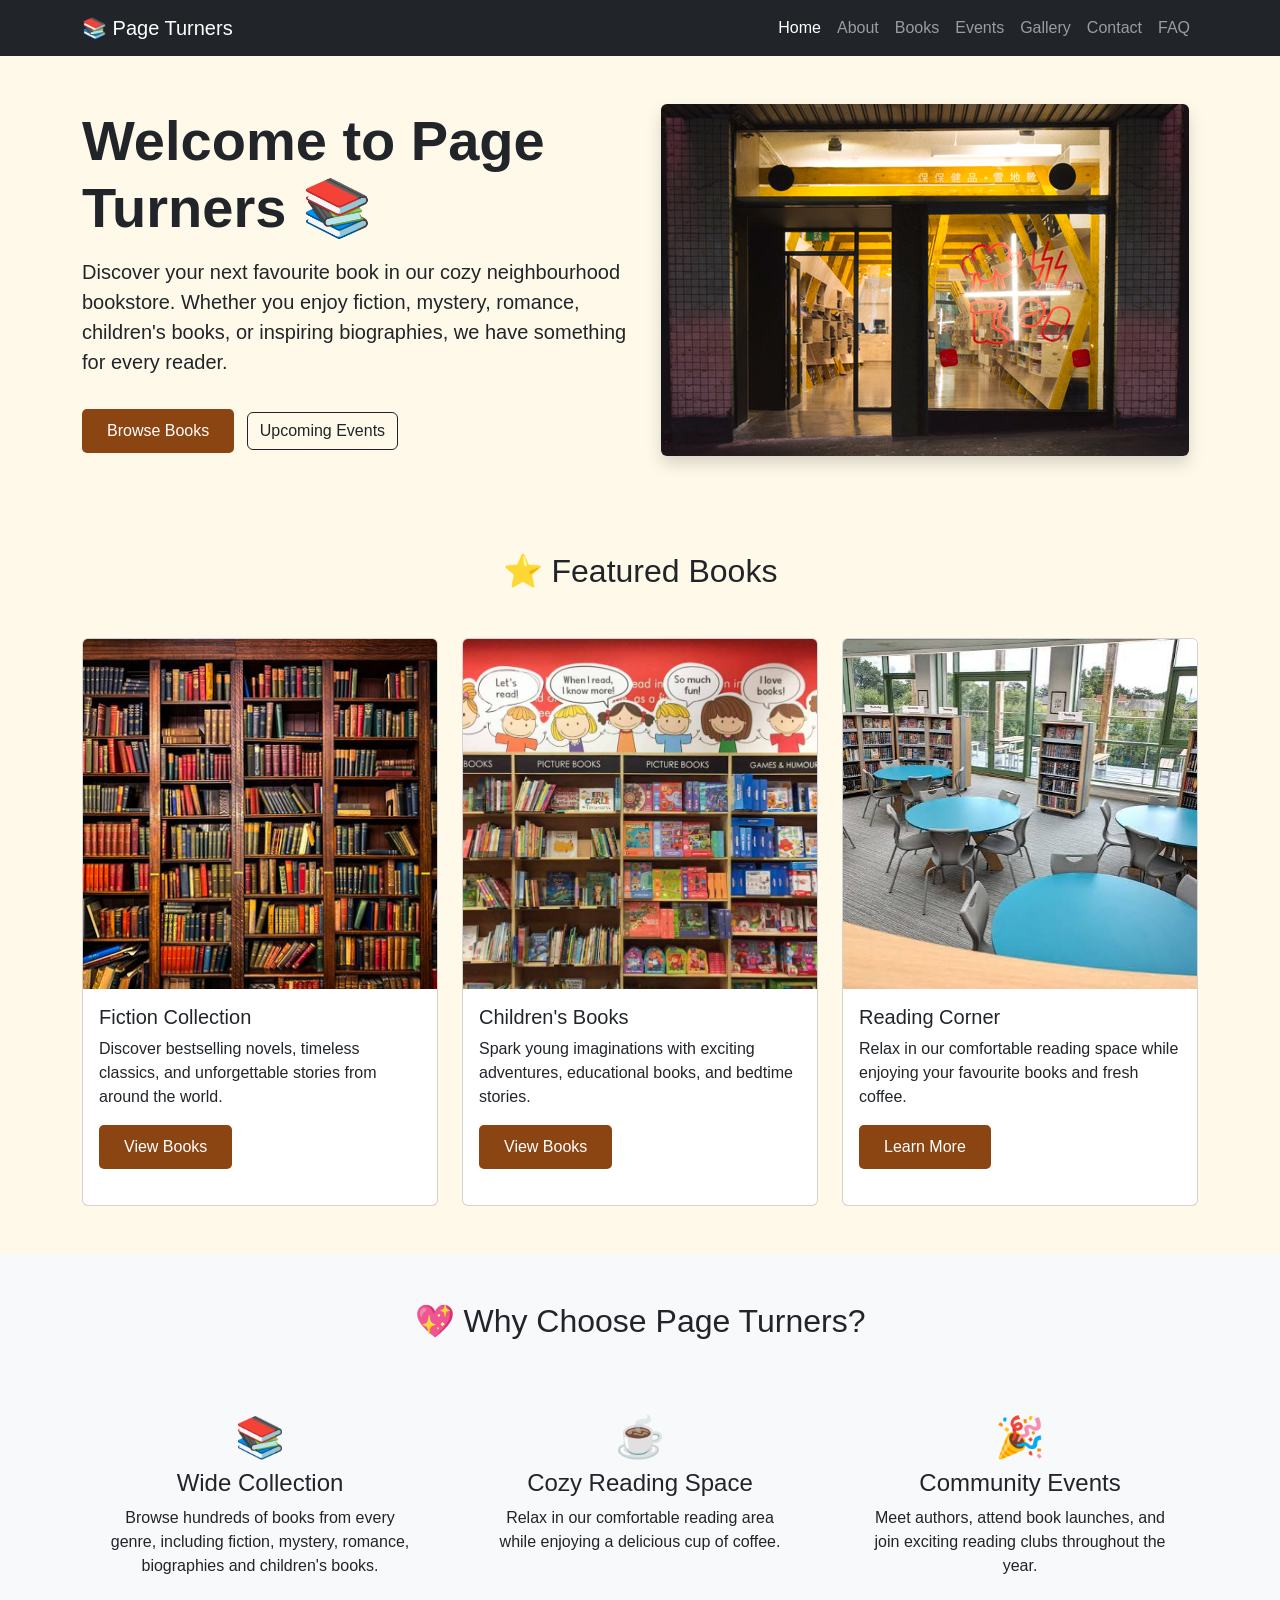
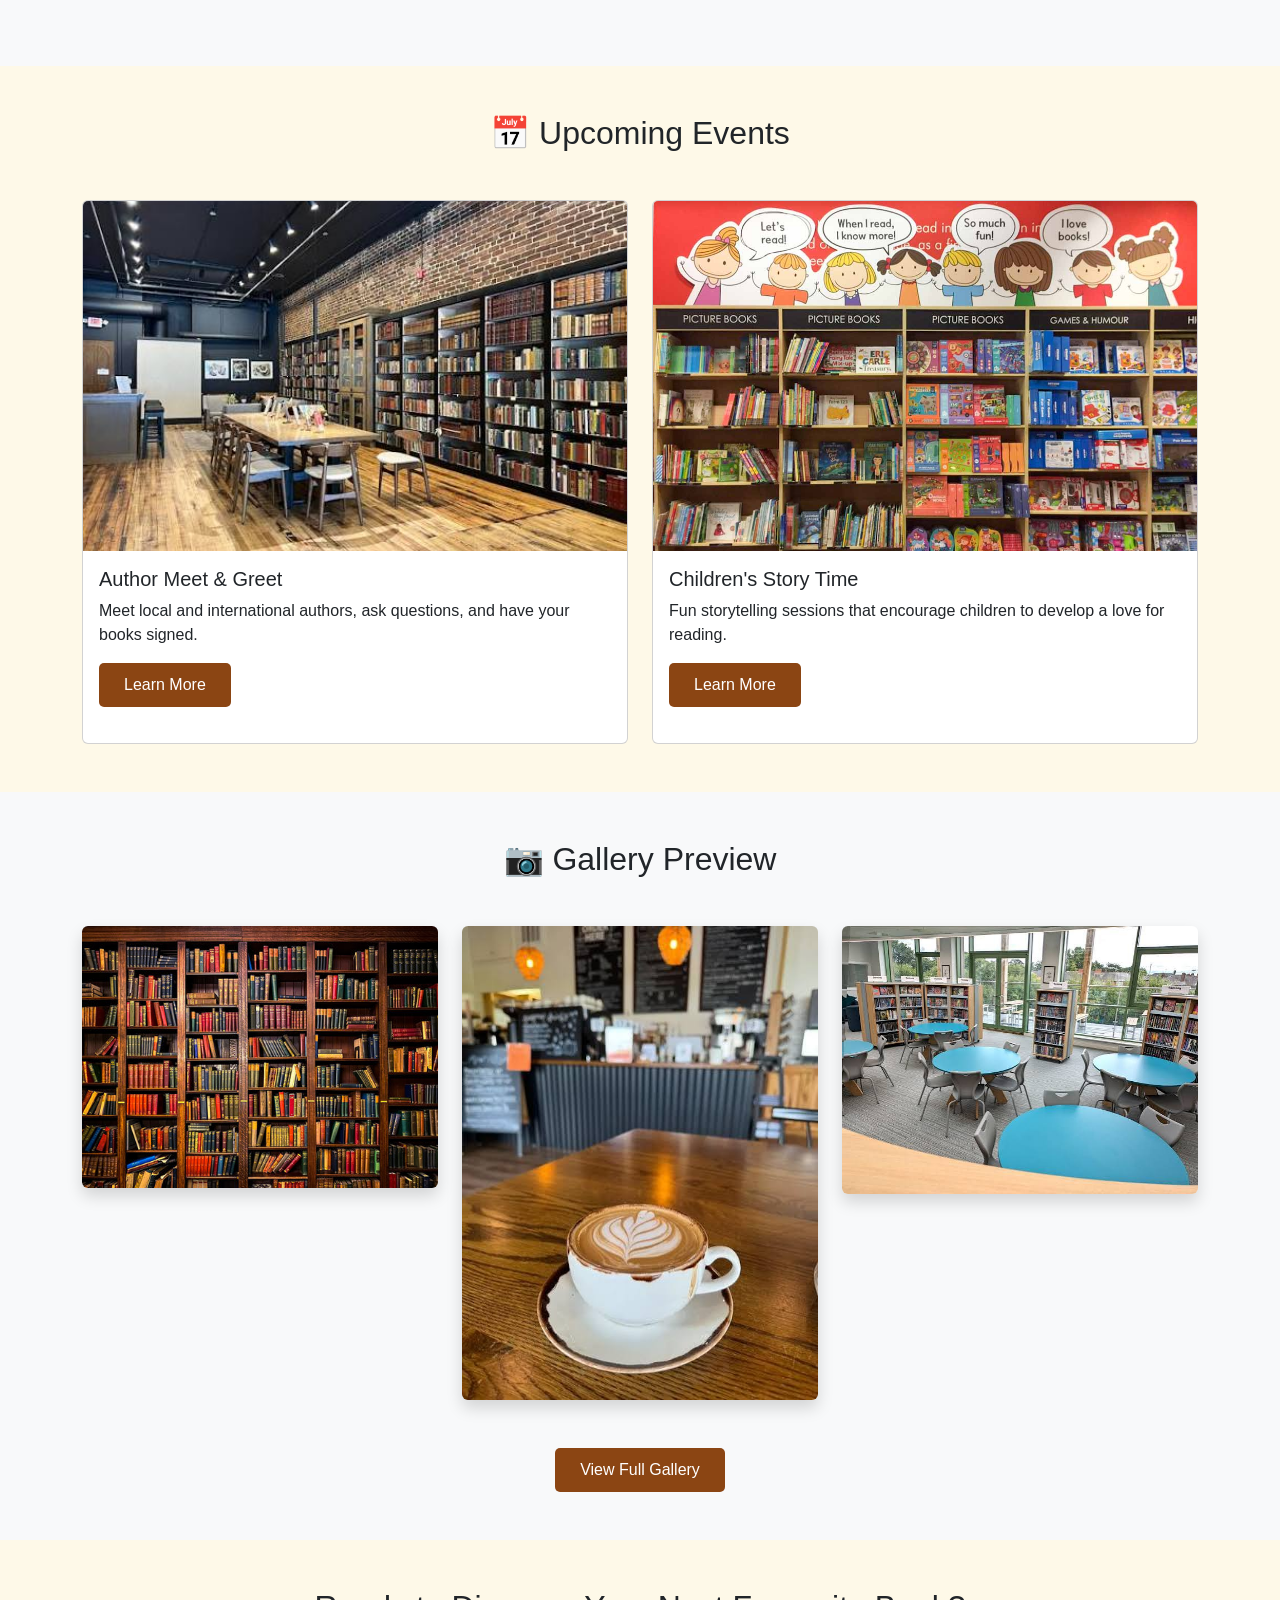
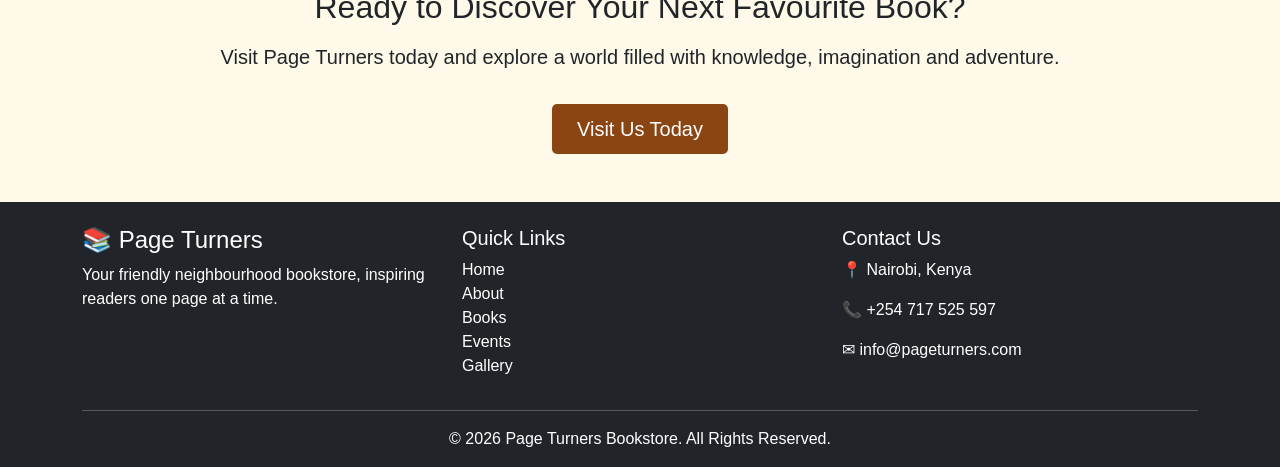
<file: index.html>
<!DOCTYPE html>
<html lang="en">

<head>
    <meta charset="UTF-8">
    <meta name="viewport" content="width=device-width, initial-scale=1.0">

    <title>Page Turners Bookstore</title>

   
    <link href="https://cdn.jsdelivr.net/npm/bootstrap@5.3.0/dist/css/bootstrap.min.css" rel="stylesheet">

    <!-- External CSS -->
    <link rel="stylesheet" href="style.css">
</head>

<body>


    <nav class="navbar navbar-expand-lg navbar-dark bg-dark">
        <div class="container">

            <a class="navbar-brand" href="index.html">
                📚 Page Turners
            </a>

            <button class="navbar-toggler"
                type="button"
                data-bs-toggle="collapse"
                data-bs-target="#navbarNav">

                <span class="navbar-toggler-icon"></span>

            </button>

            <div class="collapse navbar-collapse" id="navbarNav">

                <ul class="navbar-nav ms-auto">

                    <li class="nav-item">
                        <a class="nav-link active" href="index.html">
                            Home
                        </a>
                    </li>

                    <li class="nav-item">
                        <a class="nav-link" href="about.html">
                            About
                        </a>
                    </li>

                    <li class="nav-item">
                        <a class="nav-link" href="books.html">
                            Books
                        </a>
                    </li>

                    <li class="nav-item">
                        <a class="nav-link" href="events.html">
                            Events
                        </a>
                    </li>

                    <li class="nav-item">
                        <a class="nav-link" href="gallery.html">
                            Gallery
                        </a>
                    </li>

                    <li class="nav-item">
                        <a class="nav-link" href="contact.html">
                            Contact
                        </a>
                    </li>

                    <li class="nav-item">
                        <a class="nav-link" href="faq.html">
                            FAQ
                        </a>
                    </li>

                </ul>

            </div>

        </div>
    </nav>

    

    <section class="py-5">

        <div class="container">

            <div class="row align-items-center">

                <div class="col-lg-6">

                    <h1 class="display-4 fw-bold">
                        Welcome to Page Turners 📚
                    </h1>

                    <p class="lead mt-3">
                        Discover your next favourite book in our cozy neighbourhood bookstore.
                        Whether you enjoy fiction, mystery, romance, children's books,
                        or inspiring biographies, we have something for every reader.
                    </p>

                    <a href="books.html" class="btn btn-book me-2 mt-3">
                        Browse Books
                    </a>

                    <a href="events.html" class="btn btn-outline-dark mt-3">
                        Upcoming Events
                    </a>

                </div>

                <div class="col-lg-6 text-center">

                    <img src="images/storefront.jpg"
                        class="img-fluid rounded shadow"
                        alt="Book Store">

                </div>

            </div>

        </div>

    </section>

    <!-- ===========================
            FEATURED BOOKS
    ============================ -->

    <section class="py-5">

        <div class="container">

            <h2 class="text-center mb-5">
                ⭐ Featured Books
            </h2>

            <div class="row">

                <div class="col-md-4">

                    <div class="card h-100">

                        <img src="images/bookshelf.jpg"
                            class="card-img-top"
                            alt="Bookshelf">

                        <div class="card-body">

                            <h5 class="card-title">
                                Fiction Collection
                            </h5>

                            <p class="card-text">
                                Discover bestselling novels, timeless classics,
                                and unforgettable stories from around the world.
                            </p>

                            <a href="books.html" class="btn btn-book">
                                View Books
                            </a>

                        </div>

                    </div>

                </div>

                <div class="col-md-4">

                    <div class="card h-100">

                        <img src="images/children.jpg"
                            class="card-img-top"
                            alt="Children Books">

                        <div class="card-body">

                            <h5 class="card-title">
                                Children's Books
                            </h5>

                            <p class="card-text">
                                Spark young imaginations with exciting adventures,
                                educational books, and bedtime stories.
                            </p>

                            <a href="books.html" class="btn btn-book">
                                View Books
                            </a>

                        </div>

                    </div>

                </div>

                <div class="col-md-4">

                    <div class="card h-100">

                        <img src="images/cozy.jpg"
                            class="card-img-top"
                            alt="Reading">

                        <div class="card-body">

                            <h5 class="card-title">
                                Reading Corner
                            </h5>

                            <p class="card-text">
                                Relax in our comfortable reading space while
                                enjoying your favourite books and fresh coffee.
                            </p>

                            <a href="books.html" class="btn btn-book">
                                Learn More
                            </a>

                        </div>

                    </div>

                </div>

            </div>

        </div>

    </section>

        <!-- ===========================
            WHY CHOOSE US
    ============================ -->

    <section class="py-5 bg-light">

        <div class="container">

            <h2 class="text-center mb-5">
                💖 Why Choose Page Turners?
            </h2>

            <div class="row text-center">

                <div class="col-md-4">

                    <div class="p-4">

                        <h1>📚</h1>

                        <h4>Wide Collection</h4>

                        <p>
                            Browse hundreds of books from every genre,
                            including fiction, mystery, romance,
                            biographies and children's books.
                        </p>

                    </div>

                </div>

                <div class="col-md-4">

                    <div class="p-4">

                        <h1>☕</h1>

                        <h4>Cozy Reading Space</h4>

                        <p>
                            Relax in our comfortable reading area while
                            enjoying a delicious cup of coffee.
                        </p>

                    </div>

                </div>

                <div class="col-md-4">

                    <div class="p-4">

                        <h1>🎉</h1>

                        <h4>Community Events</h4>

                        <p>
                            Meet authors, attend book launches,
                            and join exciting reading clubs throughout
                            the year.
                        </p>

                    </div>

                </div>

            </div>

        </div>

    </section>


    <!-- ===========================
            UPCOMING EVENTS
    ============================ -->

    <section class="py-5">

        <div class="container">

            <h2 class="text-center mb-5">
                📅 Upcoming Events
            </h2>

            <div class="row">

                <div class="col-md-6">

                    <div class="card h-100">

                        <img src="images/event.jpg"
                             class="card-img-top"
                             alt="Author Event">

                        <div class="card-body">

                            <h5 class="card-title">
                                Author Meet & Greet
                            </h5>

                            <p class="card-text">
                                Meet local and international authors,
                                ask questions, and have your books signed.
                            </p>

                            <a href="events.html"
                               class="btn btn-book">
                                Learn More
                            </a>

                        </div>

                    </div>

                </div>

                <div class="col-md-6">

                    <div class="card h-100">

                        <img src="images/children.jpg"
                             class="card-img-top"
                             alt="Story Time">

                        <div class="card-body">

                            <h5 class="card-title">
                                Children's Story Time
                            </h5>

                            <p class="card-text">
                                Fun storytelling sessions that encourage
                                children to develop a love for reading.
                            </p>

                            <a href="events.html"
                               class="btn btn-book">
                                Learn More
                            </a>

                        </div>

                    </div>

                </div>

            </div>

        </div>

    </section>


    <!-- ===========================
            GALLERY PREVIEW
    ============================ -->

    <section class="py-5 bg-light">

        <div class="container">

            <h2 class="text-center mb-5">
                📷 Gallery Preview
            </h2>

            <div class="row g-4">

                <div class="col-md-4">

                    <img src="images/bookshelf.jpg"
                         class="img-fluid rounded shadow"
                         alt="Bookshelf">

                </div>

                <div class="col-md-4">

                    <img src="images/coffeeshop.jpg"
                         class="img-fluid rounded shadow"
                         alt="Coffee Shop">

                </div>

                <div class="col-md-4">

                    <img src="images/cozy.jpg"
                         class="img-fluid rounded shadow"
                         alt="Reading Area">

                </div>

            </div>

            <div class="text-center mt-5">

                <a href="gallery.html"
                   class="btn btn-book">
                    View Full Gallery
                </a>

            </div>

        </div>

    </section>


    <!-- ===========================
            CALL TO ACTION
    ============================ -->

    <section class="py-5">

        <div class="container text-center">

            <h2>
                Ready to Discover Your Next Favourite Book?
            </h2>

            <p class="lead mt-3">
                Visit Page Turners today and explore a world
                filled with knowledge, imagination and adventure.
            </p>

            <a href="contact.html"
               class="btn btn-book btn-lg mt-3">
                Visit Us Today
            </a>

        </div>

    </section>


    
        

    <footer class="bg-dark text-white pt-4 pb-3">

        <div class="container">

            <div class="row">

                <div class="col-md-4">

                    <h4>📚 Page Turners</h4>

                    <p>
                        Your friendly neighbourhood bookstore,
                        inspiring readers one page at a time.
                    </p>

                </div>

                <div class="col-md-4">

                    <h5>Quick Links</h5>

                    <ul class="list-unstyled">

                        <li><a href="index.html" class="text-white text-decoration-none">Home</a></li>
                        <li><a href="about.html" class="text-white text-decoration-none">About</a></li>
                        <li><a href="books.html" class="text-white text-decoration-none">Books</a></li>
                        <li><a href="events.html" class="text-white text-decoration-none">Events</a></li>
                        <li><a href="gallery.html" class="text-white text-decoration-none">Gallery</a></li>

                    </ul>

                </div>

                <div class="col-md-4">

                    <h5>Contact Us</h5>

                    <p>
                        📍 Nairobi, Kenya
                    </p>

                    <p>
                        📞 +254 717 525 597
                    </p>

                    <p>
                        ✉ info@pageturners.com
                    </p>

                </div>

            </div>

            <hr>

            <div class="text-center">

                <p class="mb-0">
                    &copy; 2026 Page Turners Bookstore. All Rights Reserved.
                </p>

            </div>

        </div>

    </footer>

    
    <script src="https://cdn.jsdelivr.net/npm/bootstrap@5.3.0/dist/js/bootstrap.bundle.min.js"></script>

    
    <script src="script.js"></script>

</body>
</html>
</file>
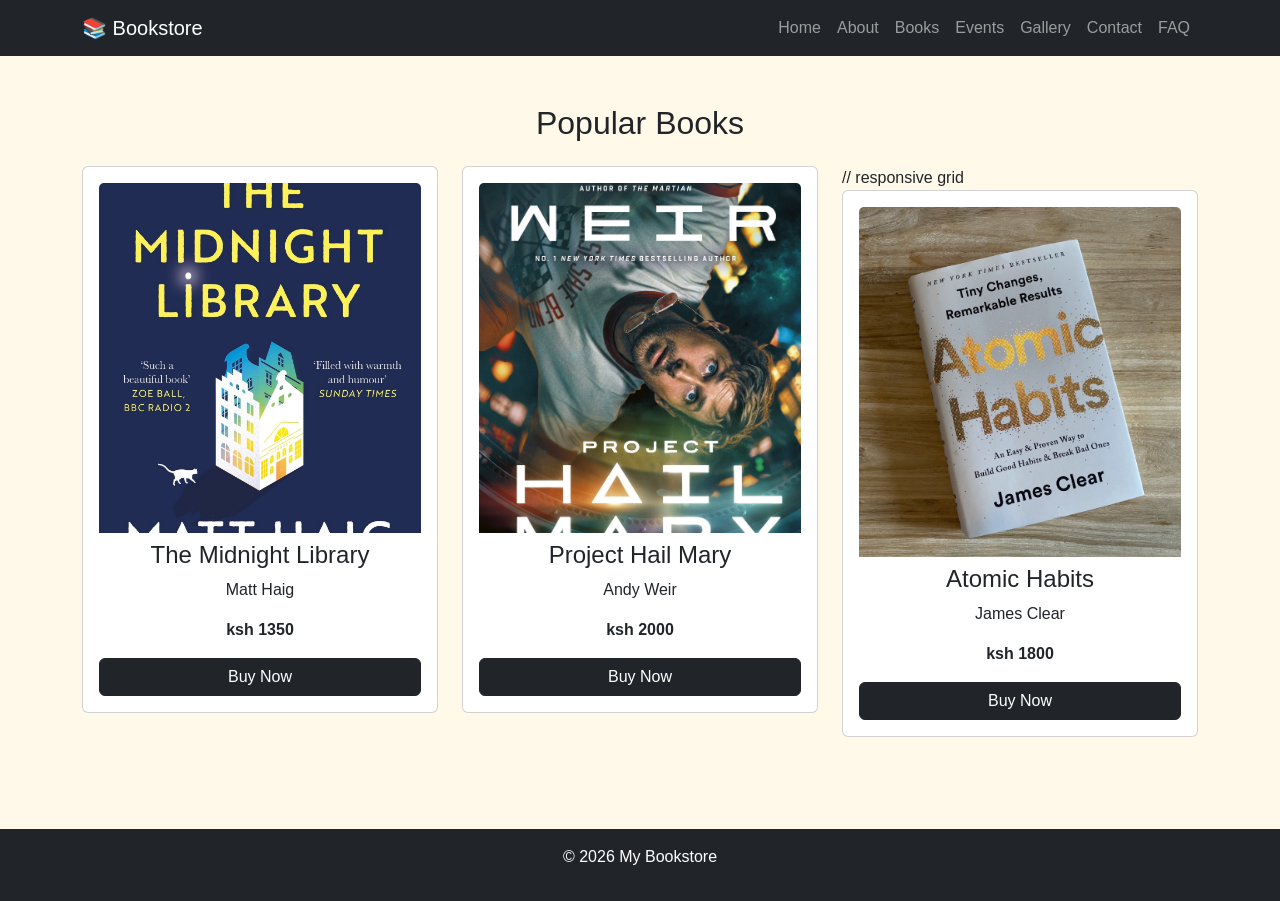
<file: books.html>
<!DOCTYPE html>
<html>
<head>
    <title>Bookstore - Books</title>
    <meta name="viewport" content="width=device-width, initial-scale=1">
    <link href="https://cdn.jsdelivr.net/npm/bootstrap@5.3.0/dist/css/bootstrap.min.css" rel="stylesheet">
    <link rel="stylesheet" href="style.css">
</head>
<body>
    <nav class="navbar navbar-expand-lg navbar-dark bg-dark">
    <div class="container">
        <a class="navbar-brand" href="index.html">📚 Bookstore</a>
        <button class="navbar-toggler" data-bs-toggle="collapse" data-bs-target="#menu">
            <span class="navbar-toggler-icon"></span>
        </button>
        <div class="collapse navbar-collapse" id="menu">
            <ul class="navbar-nav ms-auto">
                <li class="nav-item"><a class="nav-link" href="index.html">Home</a></li>
                <li class="nav-item"><a class="nav-link" href="about.html">About</a></li>
                <li class="nav-item"><a class="nav-link" href="books.html">Books</a></li>
                <li class="nav-item"><a class="nav-link" href="events.html">Events</a></li>
                <li class="nav-item"><a class="nav-link" href="gallery.html">Gallery</a></li>
                <li class="nav-item"><a class="nav-link" href="contact.html">Contact</a></li>
                <li class="nav-item"><a class="nav-link" href="faq.html">FAQ</a></li>
            </ul>
        </div>
    </div>
</nav><div class="container mt-5">
    <h2 class="text-center">Popular Books</h2>
    <div class="row mt-4">
        <div class="col-md-4 mb-4">
            <div class="card p-3 text-center">
                <img src="images/the-midnight-library-.jpg"
     class="card-img-top"
     alt="The Midnight Library">
                <h4 class="mt-2">The Midnight Library</h4>
                <p>Matt Haig</p>
                <p><strong>ksh 1350 </strong></p>
                <button class="btn btn-dark" onclick="alert('Added to cart!')">Buy Now</button>
            </div>
        </div>
        <div class="col-md-4 mb-4">
            <div class="card p-3 text-center">
                <img src="images/hail mary.jpg" class="card-img-top" alt="Project Hail Mary">
                <h4 class="mt-2">Project Hail Mary</h4>
                <p>Andy Weir</p>
                <p><strong>ksh 2000</strong></p>
                <button class="btn btn-dark" onclick="alert('Added to cart!')">Buy Now</button>
            </div>
        </div>
        <div class="col-md-4 mb-4">// responsive grid 
            <div class="card p-3 text-center">
                <img src="images/atomic-habits.jpeg" class="card-img-top" alt="Atomic Habits">
                <h4 class="mt-2">Atomic Habits</h4>
                <p>James Clear</p>
                <p><strong> ksh 1800</strong></p>
                <button class="btn btn-dark" onclick="alert('Added to cart!')">Buy Now</button>
            </div>
        </div>
    </div>
</div>

<footer class="bg-dark text-white text-center p-3 mt-5">
    <p>© 2026 My Bookstore</p>
</footer>

<script src="https://cdn.jsdelivr.net/npm/bootstrap@5.3.0/dist/js/bootstrap.bundle.min.js"></script>
<script src="script.js"></script>
</body>
</html>
</file>
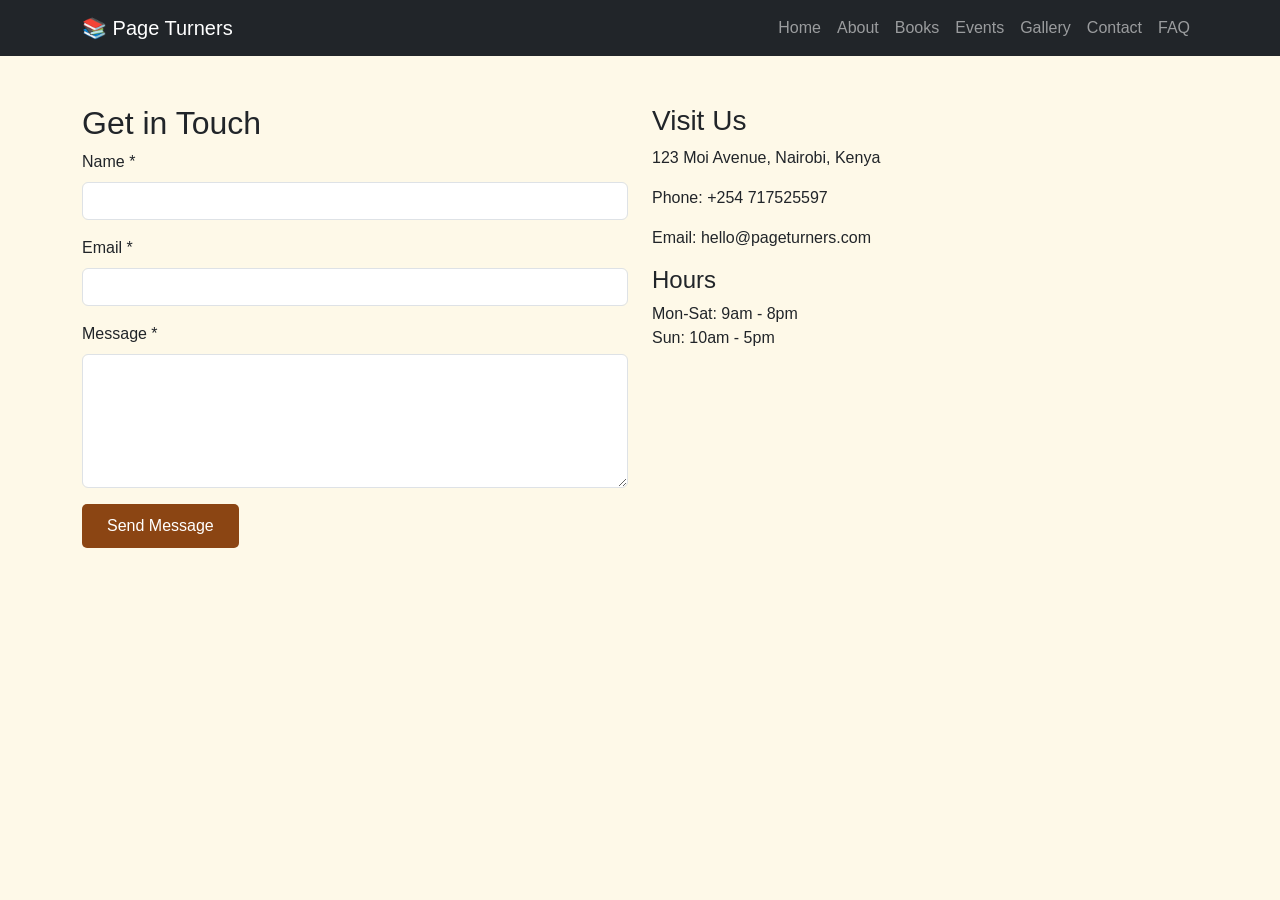
<file: contact.html>
<!DOCTYPE html>
<html lang="en">
<head>
    <meta charset="UTF-8">
    <meta name="viewport" content="width=device-width, initial-scale=1.0">
    <title>Contact page</title>

     <link href="https://cdn.jsdelivr.net/npm/bootstrap@5.3.0/dist/css/bootstrap.min.css" rel="stylesheet">
    <link rel="stylesheet" href="style.css">


</head>
<body>
    <nav class="navbar navbar-expand-lg navbar-dark bg-dark">
        <div class="container">
            <a class="navbar-brand" href="index.html">📚 Page Turners</a>
            <button class="navbar-toggler" type="button" data-bs-toggle="collapse" data-bs-target="#navbarNav">
                <span class="navbar-toggler-icon"></span>
            </button>
            <div class="collapse navbar-collapse" id="navbarNav">
                <ul class="navbar-nav ms-auto">
                    <li class="nav-item"><a class="nav-link" href="index.html">Home</a></li>
                    <li class="nav-item"><a class="nav-link" href="about.html">About</a></li>
                    <li class="nav-item"><a class="nav-link" href="books.html">Books</a></li>
                    <li class="nav-item"><a class="nav-link" href="events.html">Events</a></li>
                    <li class="nav-item"><a class="nav-link" href="gallery.html">Gallery</a></li>
                    <li class="nav-item"><a class="nav-link" href="contact.html">Contact</a></li>
                    <li class="nav-item"><a class="nav-link" href="faq.html">FAQ</a></li>
                </ul>
            </div>
        </div>
    </nav>

    <div class="container my-5">
    <div class="row">
        <div class="col-md-6">
            <h2>Get in Touch</h2>
            <form id="contactForm">
                <div class="mb-3">
                    <label class="form-label">Name *</label>
                    <input type="text" id="name" class="form-control" required>
                </div>
                <div class="mb-3">
                    <label class="form-label">Email *</label>
                    <input type="email" id="email" class="form-control" required>
                </div>
                <div class="mb-3">
                    <label class="form-label">Message *</label>
                    <textarea id="message" class="form-control" rows="5" required></textarea>
                </div>
                <button type="submit" class="btn btn-book">Send Message</button>
                <div id="formMessage" class="mt-3"></div>
            </form>
        </div>
        <div class="col-md-6">
            <h3>Visit Us</h3>
            <p>123 Moi Avenue, Nairobi, Kenya</p>
            <p>Phone: +254 717525597</p>
            <p>Email: hello@pageturners.com</p>
            <h4>Hours</h4>
            <p>Mon-Sat: 9am - 8pm<br>Sun: 10am - 5pm</p>
        </div>
    </div>
</div>


<script src="https://cdn.jsdelivr.net/npm/bootstrap@5.3.0/dist/js/bootstrap.bundle.min.js"></script>
<script src="script.js"></script>
    
</body>
</html>
</file>
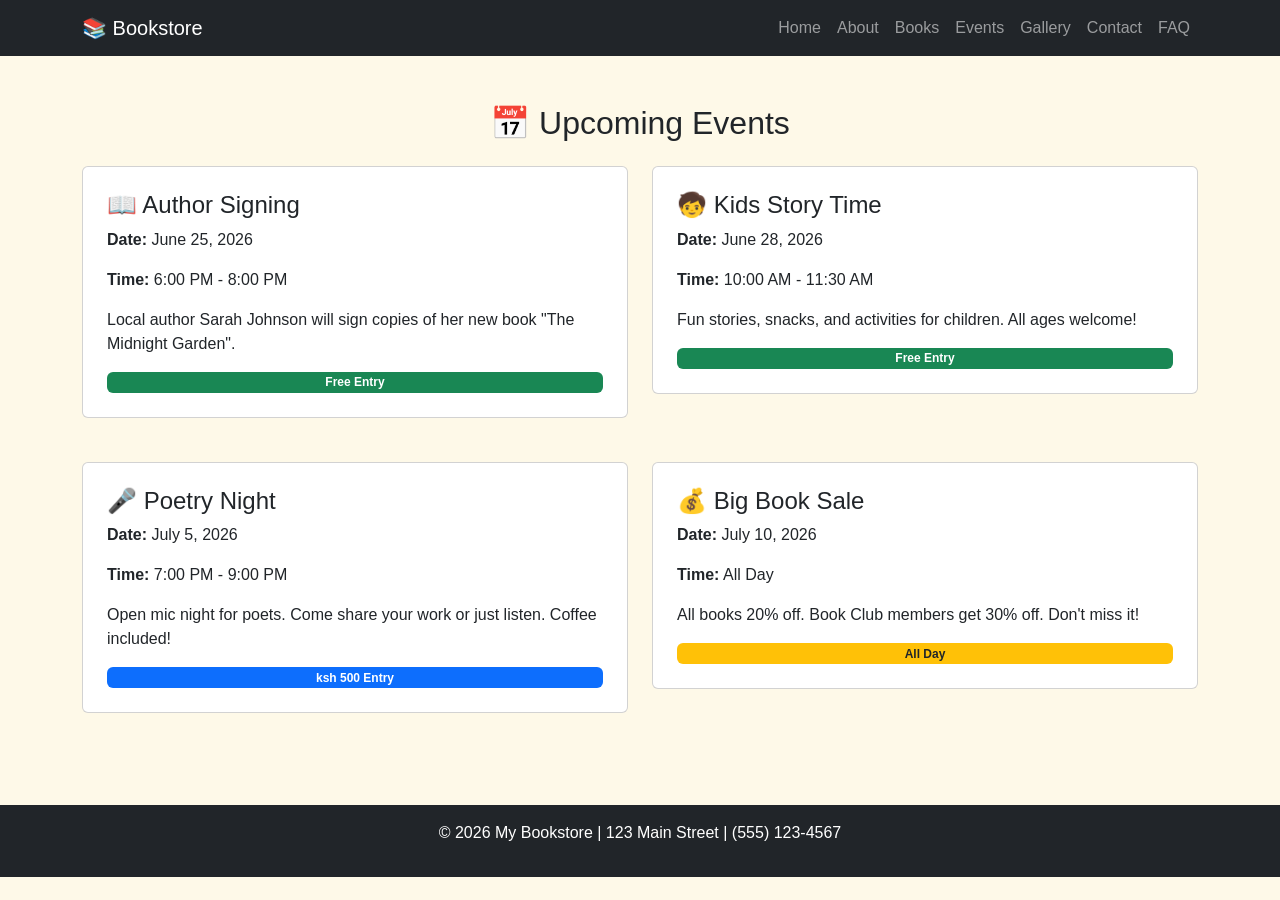
<file: events.html>
<!DOCTYPE html>
<html>
<head>
    <title>Bookstore - Events</title>
    <meta name="viewport" content="width=device-width, initial-scale=1">
    <link href="https://cdn.jsdelivr.net/npm/bootstrap@5.3.0/dist/css/bootstrap.min.css" rel="stylesheet">
    <link rel="stylesheet" href="style.css">
</head>
<body>
<nav class="navbar navbar-expand-lg navbar-dark bg-dark">
    <div class="container">
        <a class="navbar-brand" href="index.html">📚 Bookstore</a>
        <button class="navbar-toggler" data-bs-toggle="collapse" data-bs-target="#menu">
            <span class="navbar-toggler-icon"></span>
        </button>
        <div class="collapse navbar-collapse" id="menu">
            <ul class="navbar-nav ms-auto">
                <li class="nav-item"><a class="nav-link" href="index.html">Home</a></li>
                <li class="nav-item"><a class="nav-link" href="about.html">About</a></li>
                <li class="nav-item"><a class="nav-link" href="books.html">Books</a></li>
                <li class="nav-item"><a class="nav-link" href="events.html">Events</a></li>
                <li class="nav-item"><a class="nav-link" href="gallery.html">Gallery</a></li>
                <li class="nav-item"><a class="nav-link" href="contact.html">Contact</a></li>
                <li class="nav-item"><a class="nav-link" href="faq.html">FAQ</a></li>
            </ul>
        </div>
    </div>
</nav>


<div class="container mt-5">
    <h2 class="text-center mb-4">📅 Upcoming Events</h2>
    
    <div class="row">
        <!-- Event 1 -->
        <div class="col-md-6 mb-4">
            <div class="card p-4">
                <h4>📖 Author Signing</h4>
                <p><strong>Date:</strong> June 25, 2026</p>
                <p><strong>Time:</strong> 6:00 PM - 8:00 PM</p>
                <p>Local author Sarah Johnson will sign copies of her new book "The Midnight Garden".</p>
                <span class="badge bg-success">Free Entry</span>
            </div>
        </div>
        
        <!-- Event 2 -->
        <div class="col-md-6 mb-4">
            <div class="card p-4">
                <h4>🧒 Kids Story Time</h4>
                <p><strong>Date:</strong> June 28, 2026</p>
                <p><strong>Time:</strong> 10:00 AM - 11:30 AM</p>
                <p>Fun stories, snacks, and activities for children. All ages welcome!</p>
                <span class="badge bg-success">Free Entry</span>
            </div>
        </div>
        
        <!-- Event 3 -->
        <div class="col-md-6 mb-4">
            <div class="card p-4">
                <h4>🎤 Poetry Night</h4>
                <p><strong>Date:</strong> July 5, 2026</p>
                <p><strong>Time:</strong> 7:00 PM - 9:00 PM</p>
                <p>Open mic night for poets. Come share your work or just listen. Coffee included!</p>
                <span class="badge bg-primary">ksh 500 Entry</span>
            </div>
        </div>
        
        <!-- Event 4 -->
        <div class="col-md-6 mb-4">
            <div class="card p-4">
                <h4>💰 Big Book Sale</h4>
                <p><strong>Date:</strong> July 10, 2026</p>
                <p><strong>Time:</strong> All Day</p>
                <p>All books 20% off. Book Club members get 30% off. Don't miss it!</p>
                <span class="badge bg-warning text-dark">All Day</span>
            </div>
        </div>
    </div>
</div>


<footer class="bg-dark text-white text-center p-3 mt-5">
    <p>© 2026 My Bookstore | 123 Main Street | (555) 123-4567</p>
</footer>

<script src="https://cdn.jsdelivr.net/npm/bootstrap@5.3.0/dist/js/bootstrap.bundle.min.js"></script>
<script src="script.js"></script>

</body>
</html>
</file>
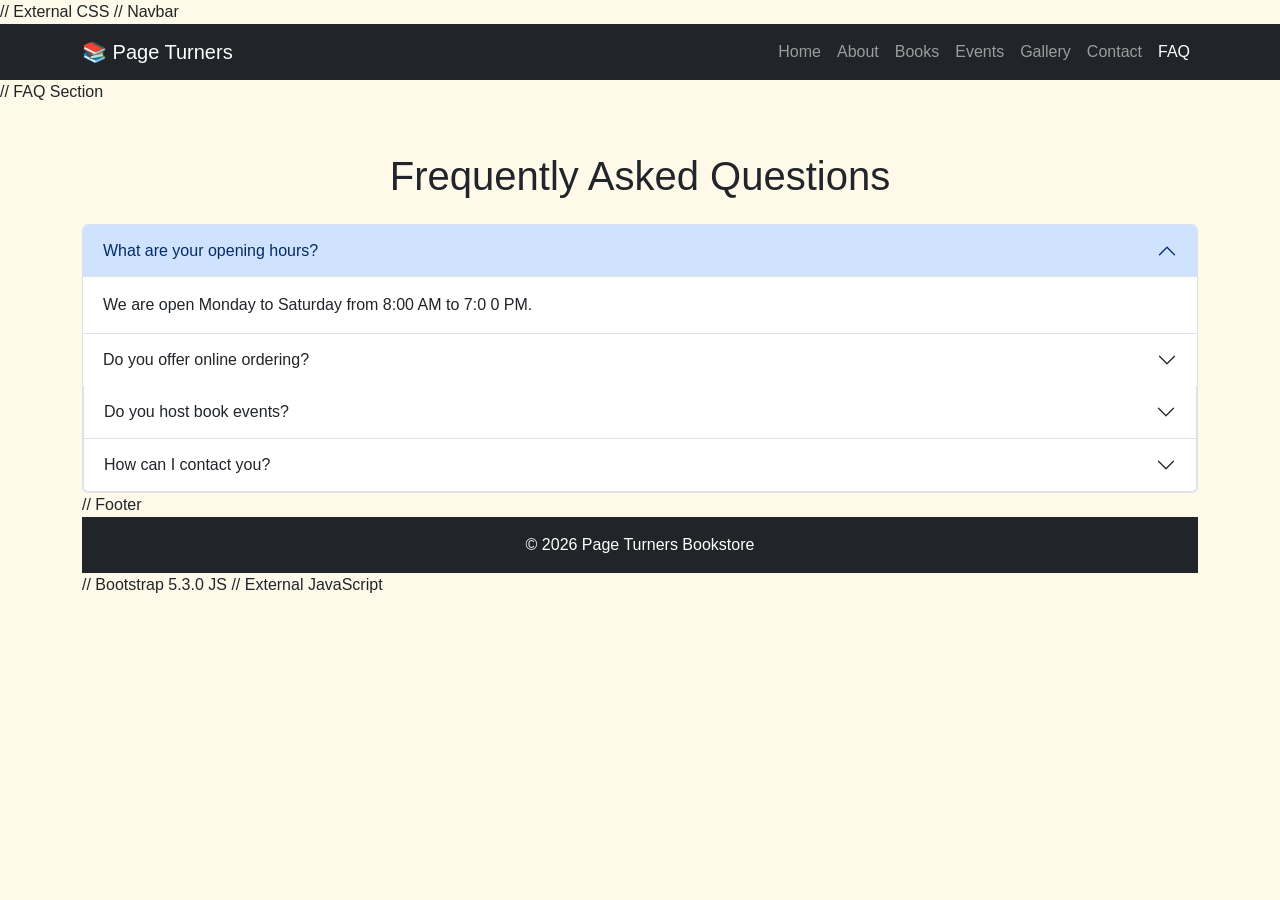
<file: faq.html>
<!DOCTYPE html>
<html lang="en">
<head>
    <meta charset="UTF-8">
    <meta name="viewport" content="width=device-width, initial-scale=1.0">
    <title>FAQ | Page Turners</title>

   
    <link href="https://cdn.jsdelivr.net/npm/bootstrap@5.3.0/dist/css/bootstrap.min.css" rel="stylesheet">

   // External CSS
    <link rel="stylesheet" href="style.css">

    
</head>

<body>

    // Navbar
    <nav class="navbar navbar-expand-lg navbar-dark bg-dark">
        <div class="container">
            <a class="navbar-brand" href="index.html">📚 Page Turners</a>

            <button class="navbar-toggler" type="button" data-bs-toggle="collapse" data-bs-target="#navbarNav">
                <span class="navbar-toggler-icon"></span>
            </button>

            <div class="collapse navbar-collapse" id="navbarNav">

                <ul class="navbar-nav ms-auto">
                    <li class="nav-item"><a class="nav-link" href="index.html">Home</a></li>
                    <li class="nav-item"><a class="nav-link" href="about.html">About</a></li>
                    <li class="nav-item"><a class="nav-link" href="books.html">Books</a></li>
                    <li class="nav-item"><a class="nav-link" href="events.html">Events</a></li>
                    <li class="nav-item"><a class="nav-link" href="gallery.html">Gallery</a></li>
                    <li class="nav-item"><a class="nav-link" href="contact.html">Contact</a></li>
                    <li class="nav-item"><a class="nav-link active" href="faq.html">FAQ</a></li>
                </ul>

            </div>
        </div>
    </nav>

    // FAQ Section
    <div class="container my-5">

        <h1 class="text-center mb-4">Frequently Asked Questions</h1>

        <div class="accordion" id="faq">

            <div class="accordion-item">
                <h2 class="accordion-header">
                    <button class="accordion-button" type="button" data-bs-toggle="collapse" data-bs-target="#one">
                        What are your opening hours?
                    </button>
                </h2>

                <div id="one" class="accordion-collapse collapse show">
                    <div class="accordion-body">
                        We are open Monday to Saturday from 8:00 AM to 7:0
                        0 PM.
                    </div>
                </div>
            </div>

            <div class="accordion-item">
                <h2 class="accordion-header">
                    <button class="accordion-button collapsed" type="button" data-bs-toggle="collapse" data-bs-target="#two">
                        Do you offer online ordering?
                    </button>
                </h2>

                <div id="two" class="accordion-collapse collapse">
                    <div class="accordion-body">
                        Yes, you can order books online through our website.
                    </div>
                </div>


                 
            <div class="accordion-item">
                <h2 class="accordion-header">
                    <button class="accordion-button collapsed" type="button" data-bs-toggle="collapse" data-bs-target="#three">
                        Do you host book events?
                    </button>
                </h2>

                <div id="three" class="accordion-collapse collapse">
                    <div class="accordion-body">
                        Yes. We organize book launches, reading clubs and author meet-ups.
                    </div>
                </div>
            </div>

             <div class="accordion-item">
                <h2 class="accordion-header">
                    <button class="accordion-button collapsed" type="button" data-bs-toggle="collapse" data-bs-target="#four">
                        How can I contact you?
                    </button>
                </h2>

                <div id="four" class="accordion-collapse collapse">
                    <div class="accordion-body">
                        Visit our Contact page or come to our bookstore during business hours.
                    </div>
                </div>

           
            </div>

        </div>

    </div>



           

    // Footer
    <footer class="bg-dark text-white text-center py-3">
        <p class="mb-0">&copy; 2026 Page Turners Bookstore</p>
    </footer>
// Bootstrap 5.3.0 JS
    <script src="https://cdn.jsdelivr.net/npm/bootstrap@5.3.0/dist/js/bootstrap.bundle.min.js"></script>

    // External JavaScript
    <script src="script.js"></script>

</body>
</html>
</file>
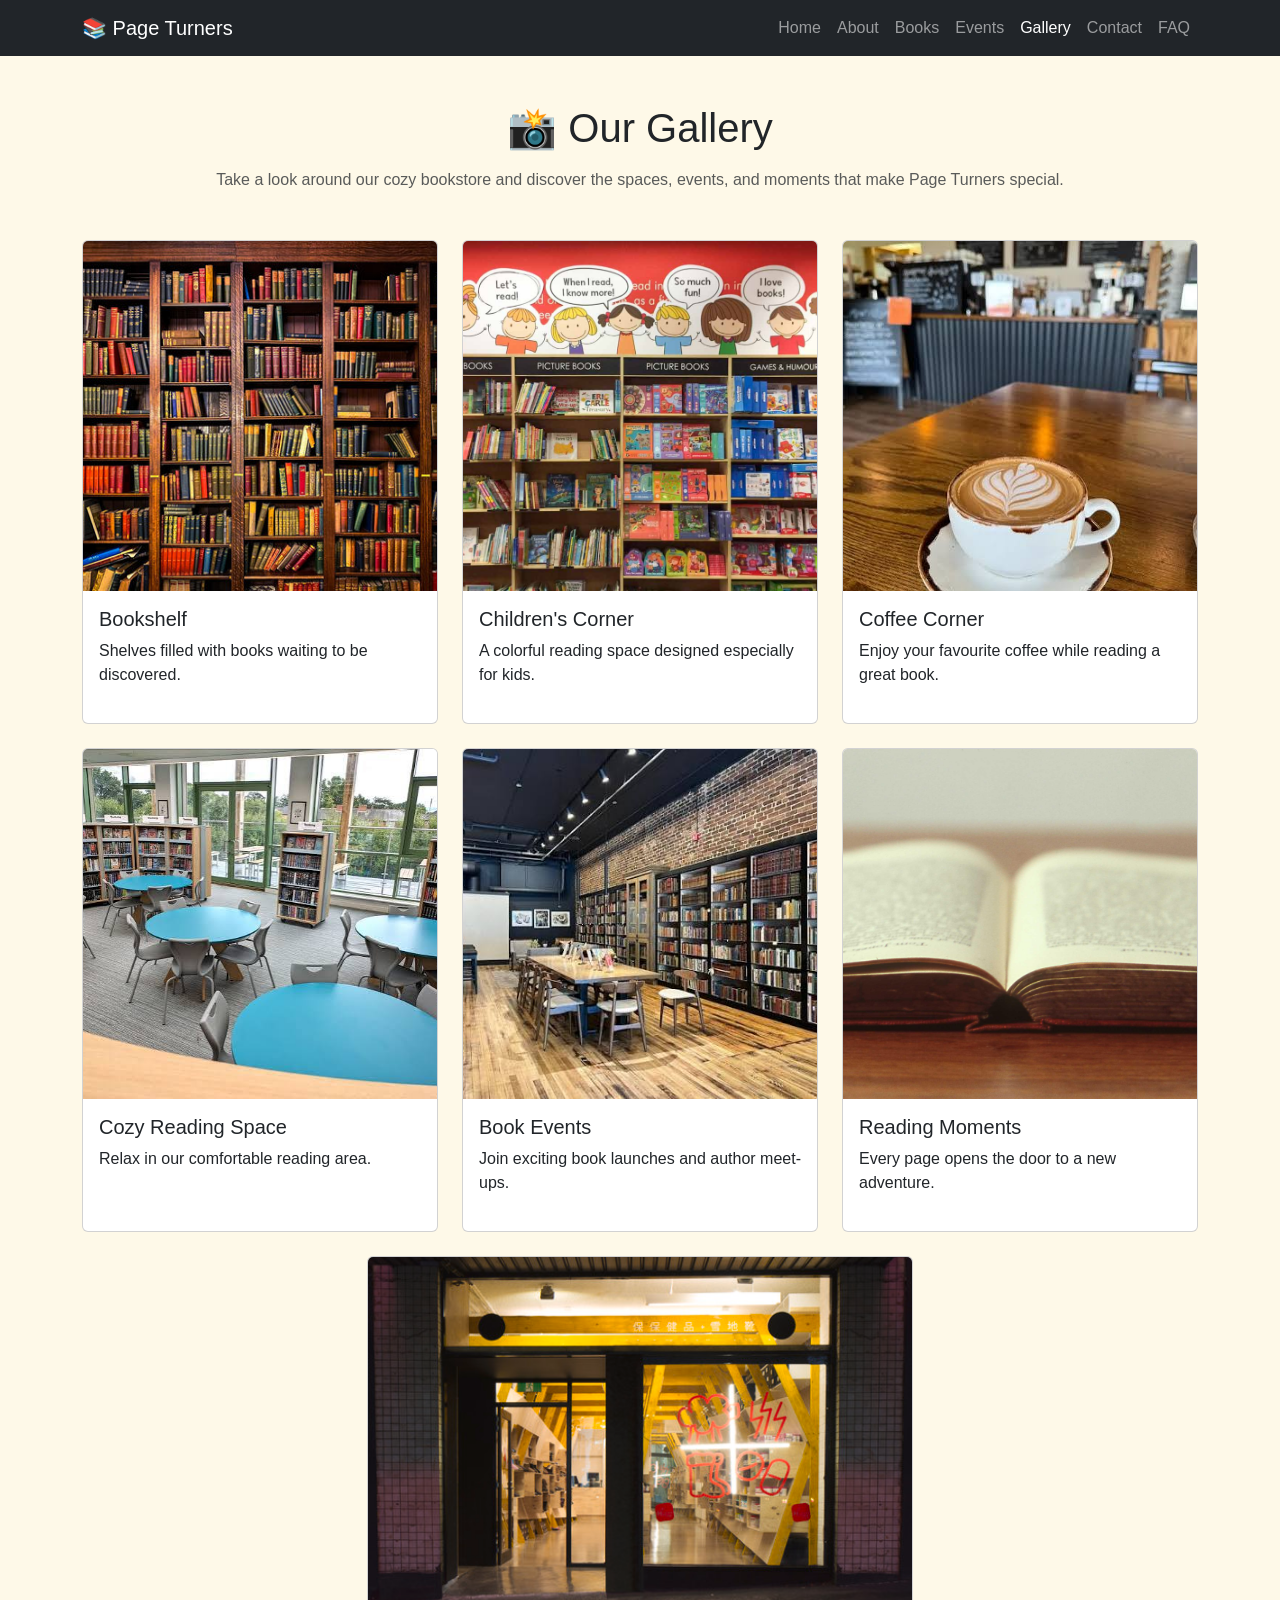
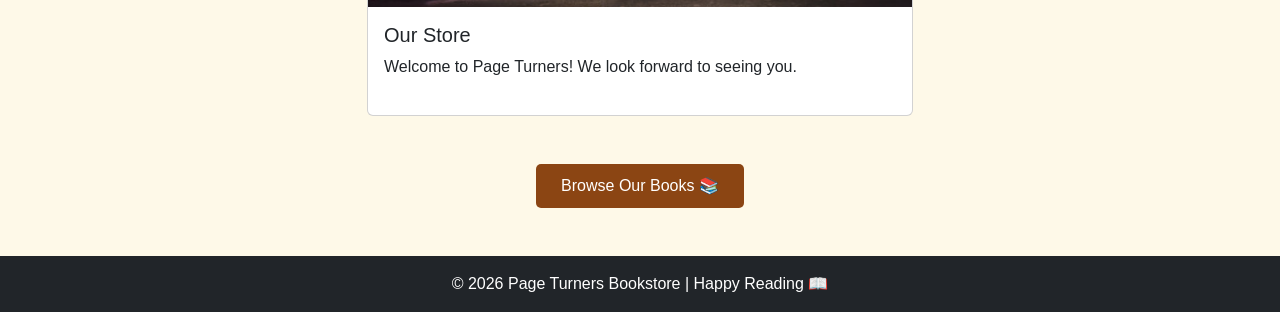
<file: gallery.html>
<!DOCTYPE html>
<html lang="en">
<head>
    <meta charset="UTF-8">
    <meta name="viewport" content="width=device-width, initial-scale=1.0">

    <title>Gallery | Page Turners</title>

    <!-- Bootstrap CSS -->
    <link href="https://cdn.jsdelivr.net/npm/bootstrap@5.3.0/dist/css/bootstrap.min.css" rel="stylesheet">

    <!-- External CSS -->
    <link rel="stylesheet" href="style.css">
</head>

<body>

    <!-- Navbar -->
    <nav class="navbar navbar-expand-lg navbar-dark bg-dark">
        <div class="container">
            <a class="navbar-brand" href="index.html">📚 Page Turners</a>

            <button class="navbar-toggler" type="button"
                data-bs-toggle="collapse"
                data-bs-target="#navbarNav">

                <span class="navbar-toggler-icon"></span>
            </button>

            <div class="collapse navbar-collapse" id="navbarNav">

                <ul class="navbar-nav ms-auto">
                    <li class="nav-item"><a class="nav-link" href="index.html">Home</a></li>
                    <li class="nav-item"><a class="nav-link" href="about.html">About</a></li>
                    <li class="nav-item"><a class="nav-link" href="books.html">Books</a></li>
                    <li class="nav-item"><a class="nav-link" href="events.html">Events</a></li>
                    <li class="nav-item"><a class="nav-link active" href="gallery.html">Gallery</a></li>
                    <li class="nav-item"><a class="nav-link" href="contact.html">Contact</a></li>
                    <li class="nav-item"><a class="nav-link" href="faq.html">FAQ</a></li>
                </ul>

            </div>
        </div>
    </nav>

    <!-- Gallery Heading -->
    <div class="container my-5">

        <h1 class="text-center mb-3">📸 Our Gallery</h1>

        <p class="text-center text-muted mb-5">
            Take a look around our cozy bookstore and discover the spaces,
            events, and moments that make Page Turners special.
        </p>

        <div class="row g-4">

            <div class="col-md-4">
                <div class="card h-100">
                    <img src="images/bookshelf.jpg" class="card-img-top" alt="Bookshelf">
                    <div class="card-body">
                        <h5 class="card-title">Bookshelf</h5>
                        <p class="card-text">
                            Shelves filled with books waiting to be discovered.
                        </p>
                    </div>
                </div>
            </div>

            <div class="col-md-4">
                <div class="card h-100">
                    <img src="images/children.jpg" class="card-img-top" alt="Children">
                    <div class="card-body">
                        <h5 class="card-title">Children's Corner</h5>
                        <p class="card-text">
                            A colorful reading space designed especially for kids.
                        </p>
                    </div>
                </div>
            </div>

            <div class="col-md-4">
                <div class="card h-100">
                    <img src="images/coffeeshop.jpg" class="card-img-top" alt="Coffee Shop">
                    <div class="card-body">
                        <h5 class="card-title">Coffee Corner</h5>
                        <p class="card-text">
                            Enjoy your favourite coffee while reading a great book.
                        </p>
                    </div>
                </div>
            </div>

            <div class="col-md-4">
                <div class="card h-100">
                    <img src="images/cozy.jpg" class="card-img-top" alt="Cozy Reading">
                    <div class="card-body">
                        <h5 class="card-title">Cozy Reading Space</h5>
                        <p class="card-text">
                            Relax in our comfortable reading area.
                        </p>
                    </div>
                </div>
            </div>

            <div class="col-md-4">
                <div class="card h-100">
                    <img src="images/event.jpg" class="card-img-top" alt="Book Event">
                    <div class="card-body">
                        <h5 class="card-title">Book Events</h5>
                        <p class="card-text">
                            Join exciting book launches and author meet-ups.
                        </p>
                    </div>
                </div>
            </div>

            <div class="col-md-4">
                <div class="card h-100">
                    <img src="images/picsum.jpg" class="card-img-top" alt="Reading">
                    <div class="card-body">
                        <h5 class="card-title">Reading Moments</h5>
                        <p class="card-text">
                            Every page opens the door to a new adventure.
                        </p>
                    </div>
                </div>
            </div>

            <div class="col-md-6 mx-auto">
                <div class="card h-100">
                    <img src="images/storefront.jpg" class="card-img-top" alt="Store Front">
                    <div class="card-body">
                        <h5 class="card-title">Our Store</h5>
                        <p class="card-text">
                            Welcome to Page Turners! We look forward to seeing you.
                        </p>
                    </div>
                </div>
            </div>

        </div>

        <!-- Button -->
        <div class="text-center mt-5">
            <a href="books.html" class="btn btn-book">
                Browse Our Books 📚
            </a>
        </div>

    </div>

    
    <footer class="bg-dark text-white text-center py-3 mt-5">
        <p class="mb-0">&copy; 2026 Page Turners Bookstore | Happy Reading 📖</p>
    </footer>

    <!-- Bootstrap JS -->
    <script src="https://cdn.jsdelivr.net/npm/bootstrap@5.3.0/dist/js/bootstrap.bundle.min.js"></script>

    <!-- External JavaScript -->
    <script src="script.js"></script>

</body>
</html>
</file>
<file: style.css>
@media (max-width: 768px) {

    h1{
        font-size:2rem;
    }

    .btn-book{
        width:100%;
    }

}


body {
    font-family: 'Segoe UI', Tahoma, Geneva, Verdana, sans-serif;
    background-color: #fef9e8;
}


.btn-book {
    background-color: #8B4513;
    color: white;
    padding: 10px 25px;
    border: none;
    border-radius: 5px;
}

.btn-book:hover {
    background-color: #A0522D;
}


.card {
    transition: transform 0.3s;
    margin-bottom: 20px;
}

.card:hover {
    transform: translateY(-5px);
    box-shadow: 0 10px 20px rgba(0,0,0,0.1);
}

.card-img-top{
    height: 350px;
    object-fit: cover;
}
</file>
